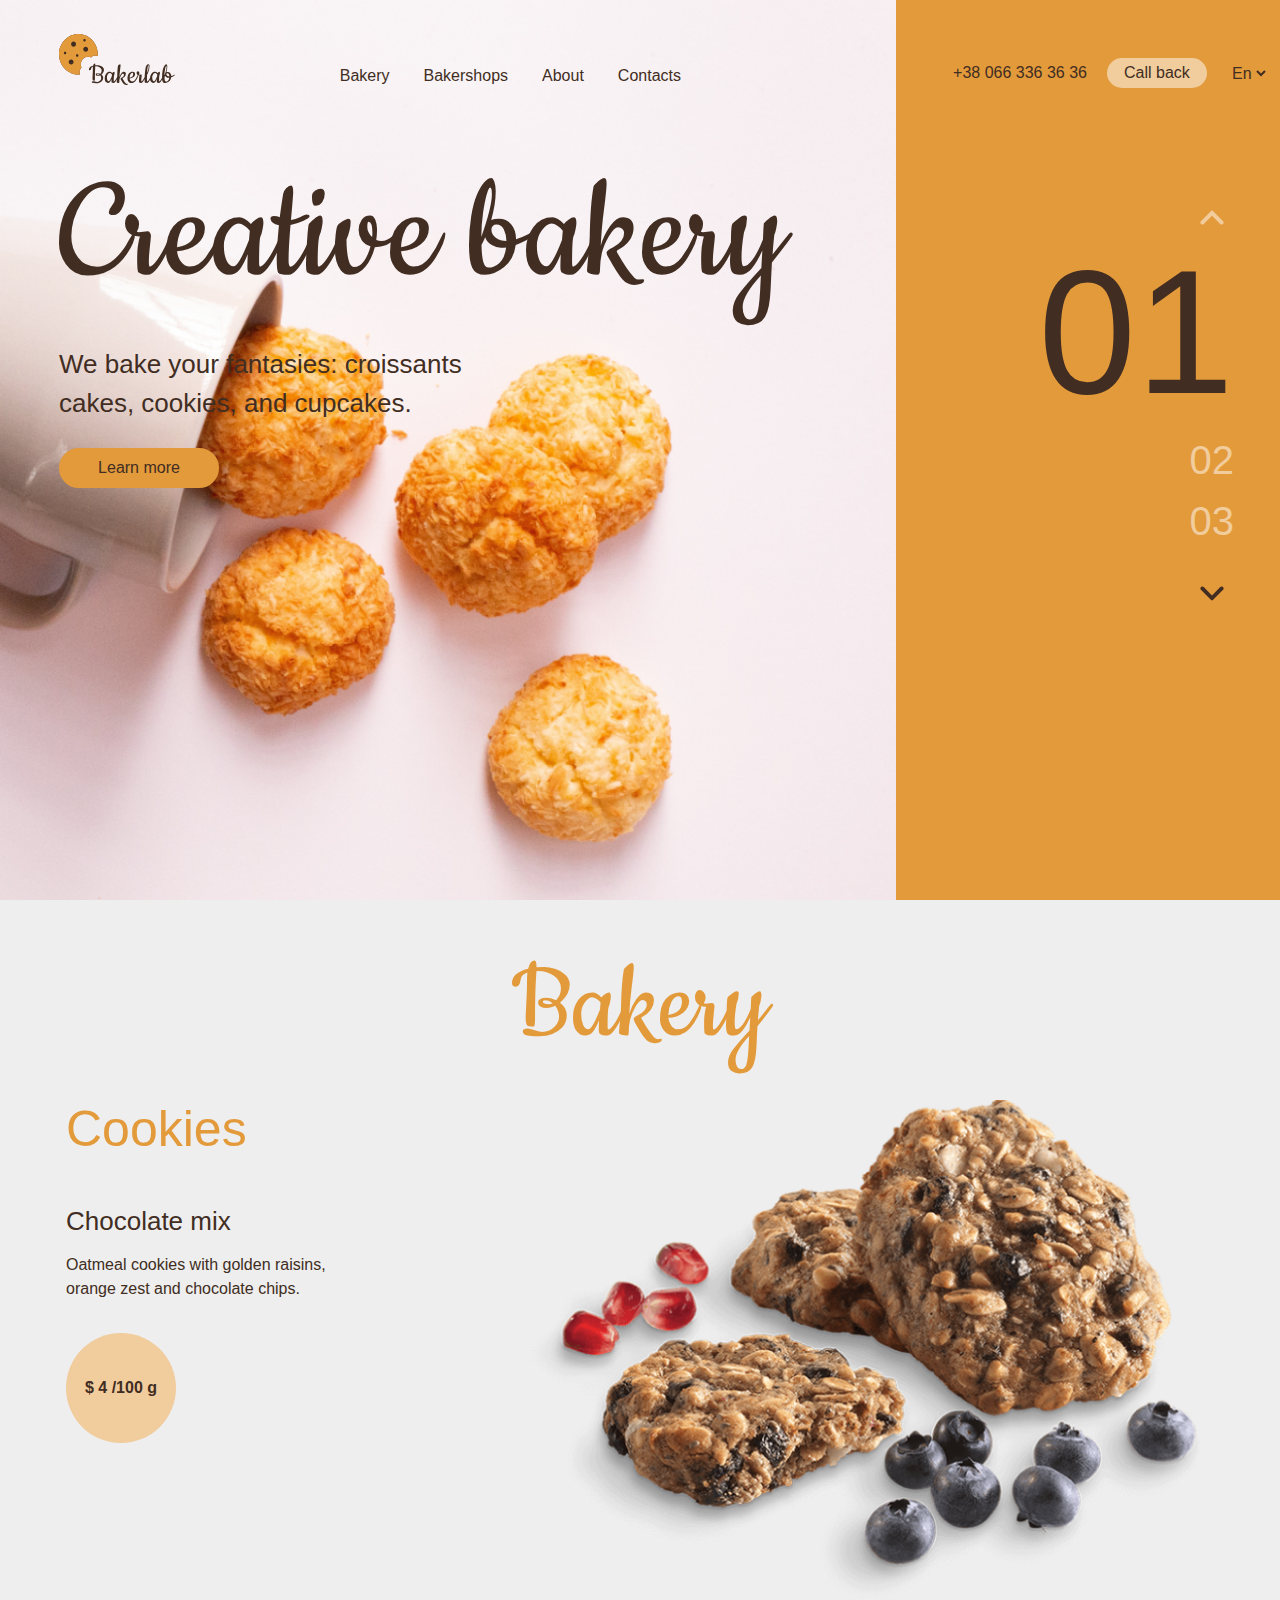
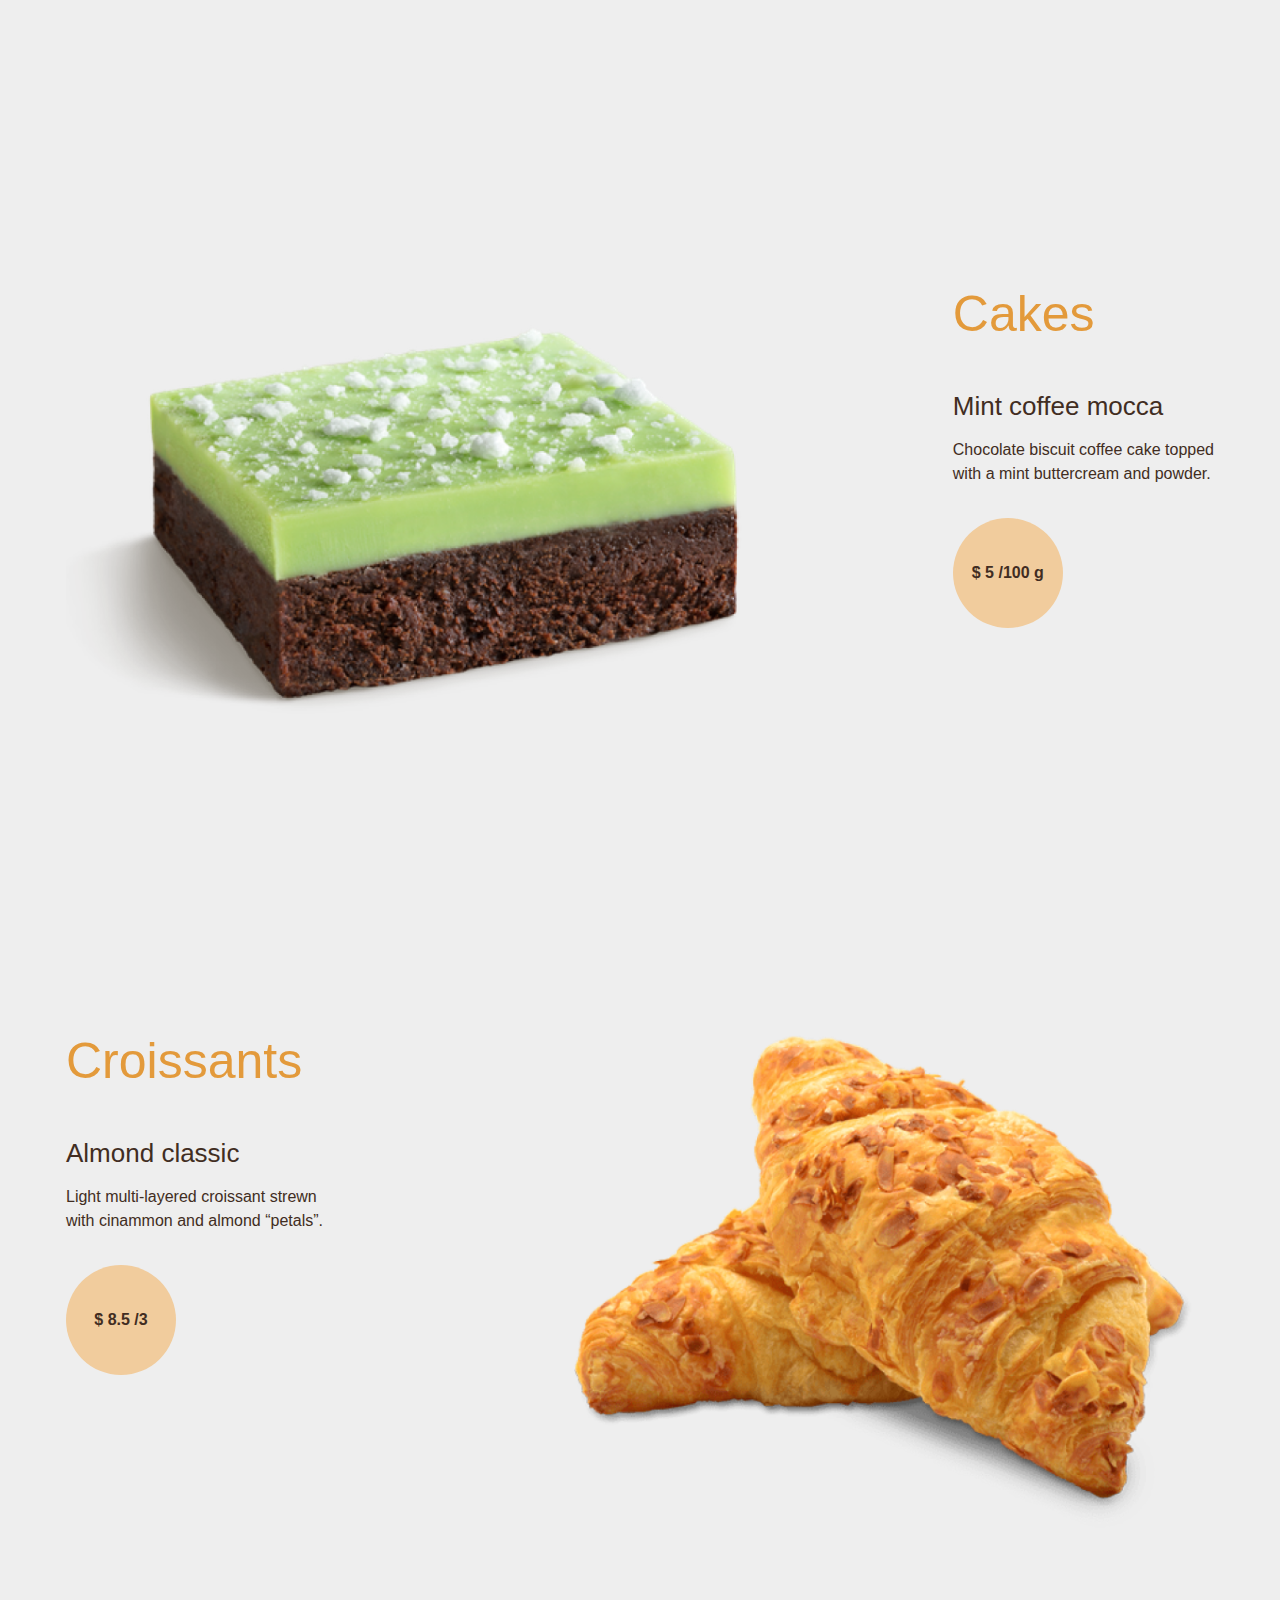
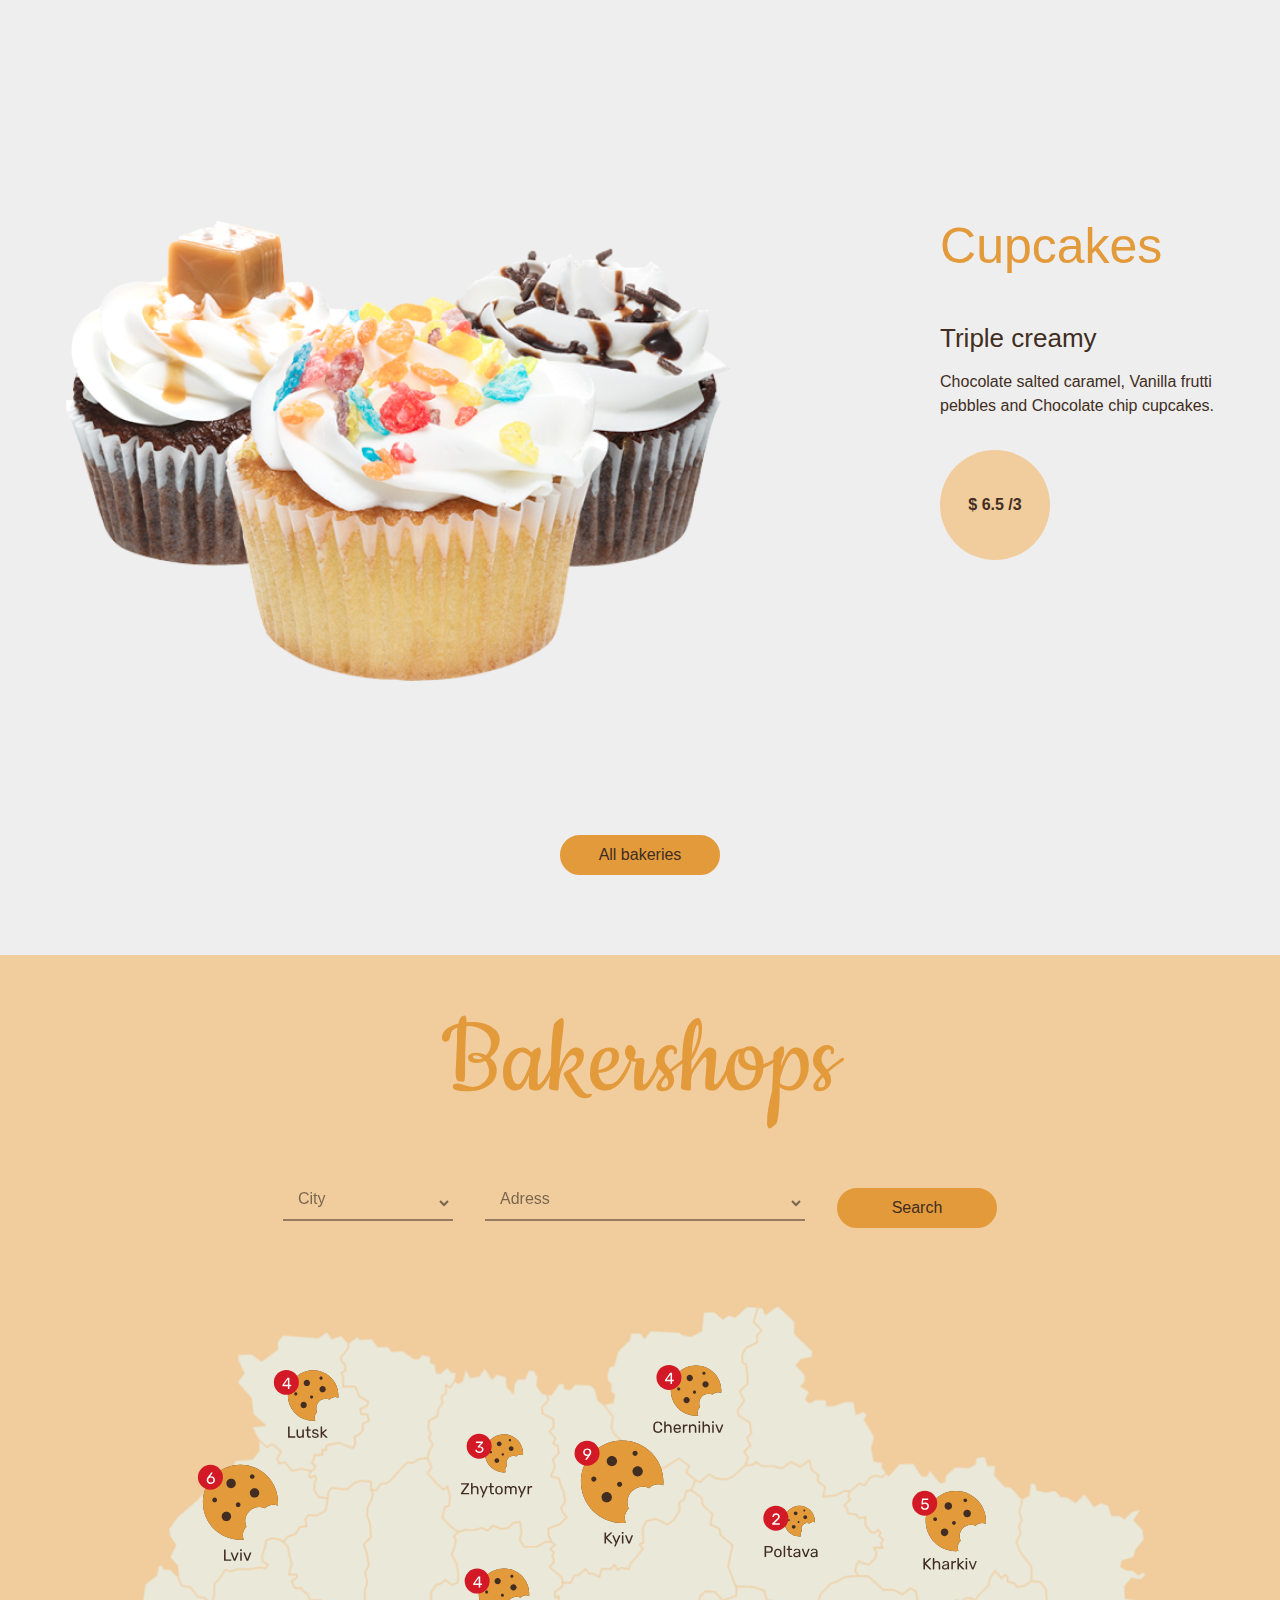
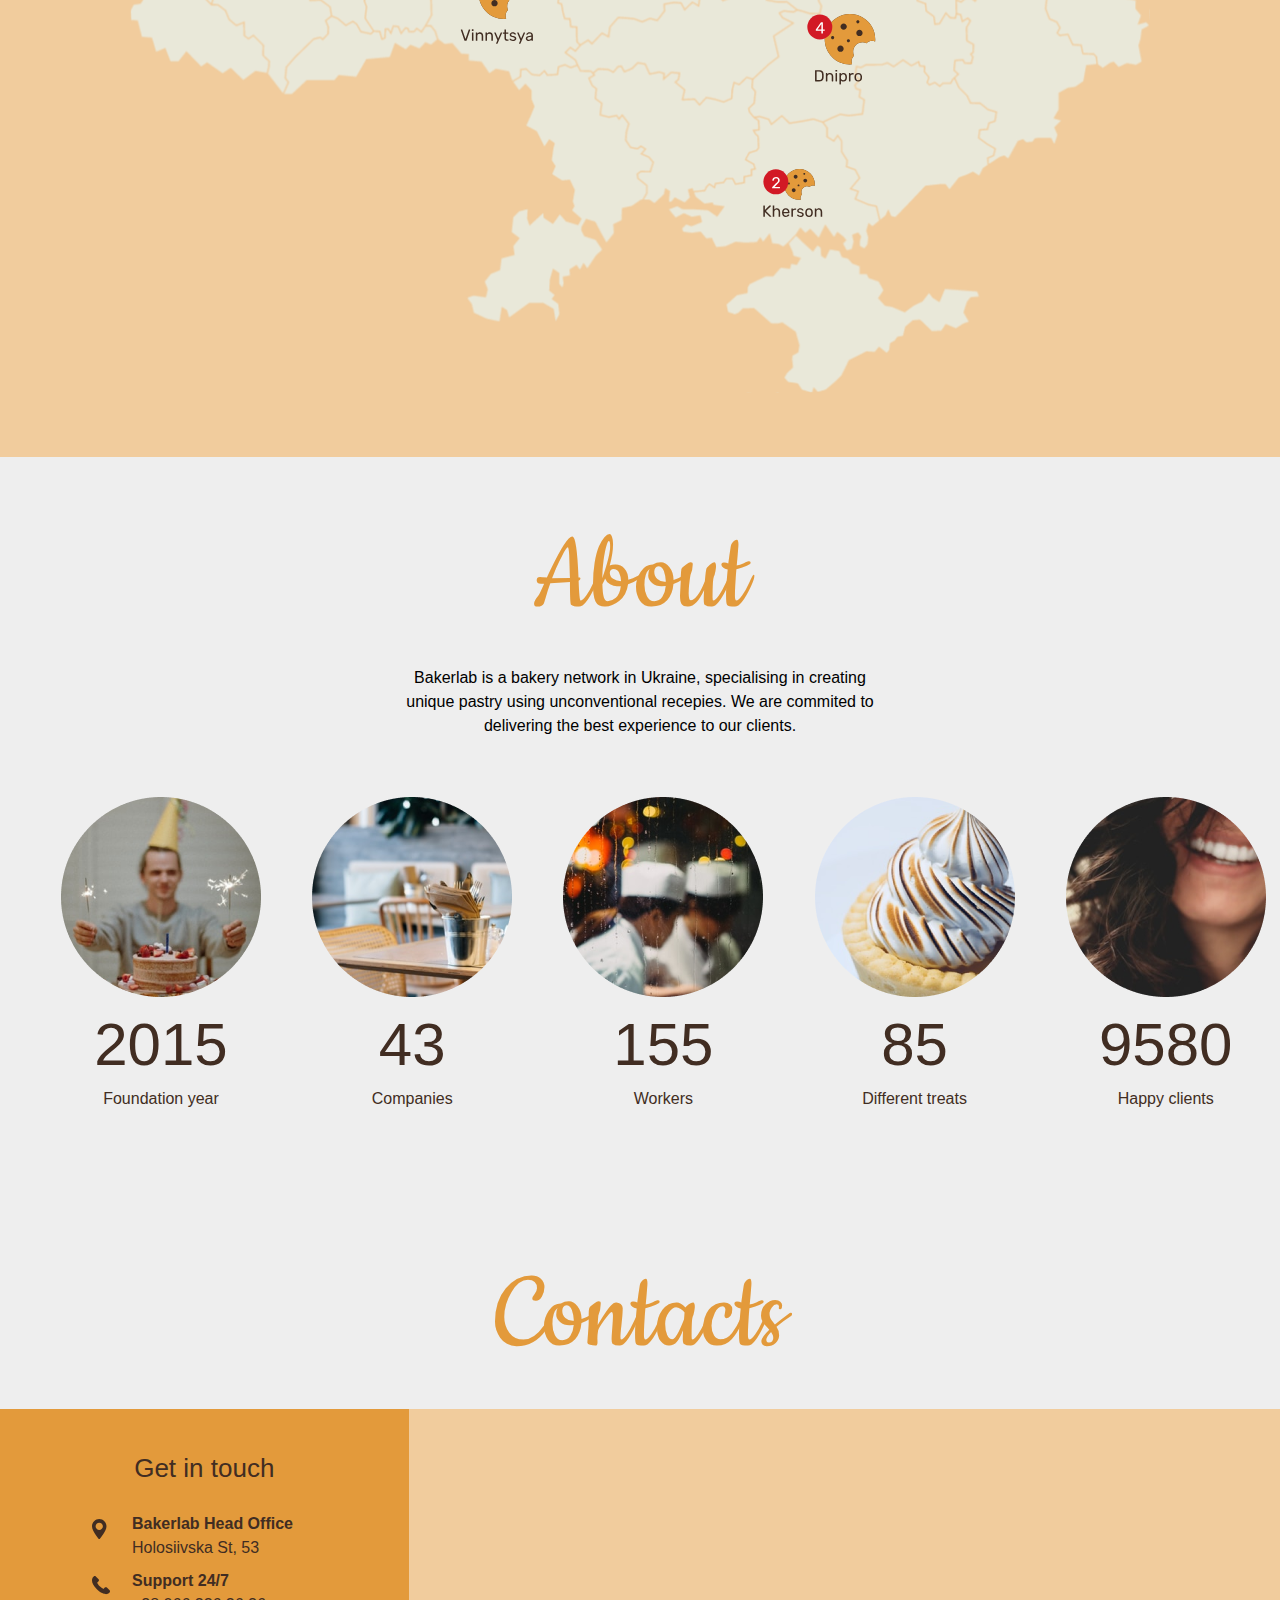
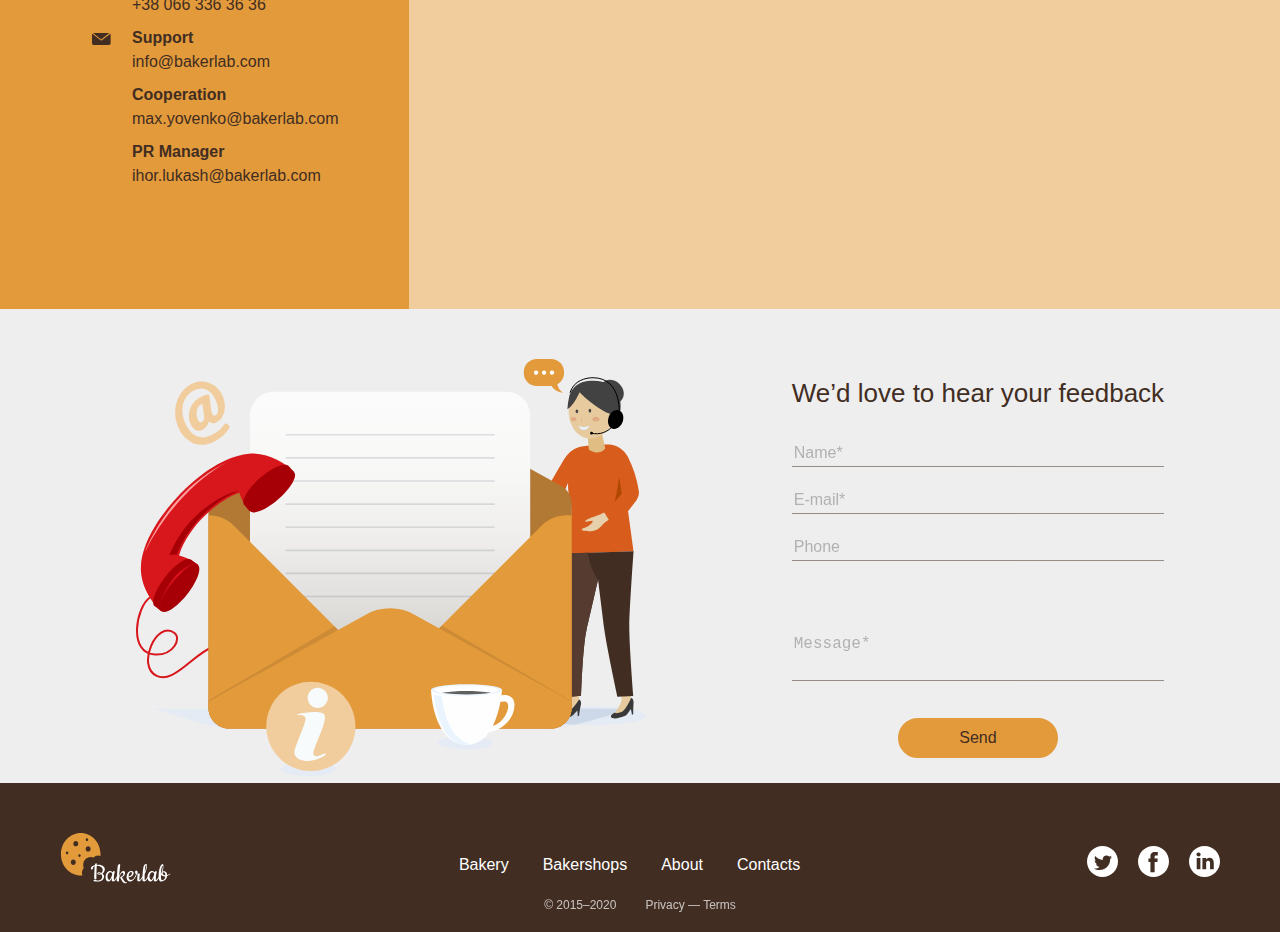
<file: index.html>
<!DOCTYPE html><html lang="en" class="page"><head><meta charset="UTF-8"><meta name="viewport" content="width=device-width, initial-scale=1.0"><title>Bakerlab</title><link rel="icon" href="Title-Logo.c7389770.svg"><link rel="preconnect" href="https://fonts.googleapis.com"><link rel="preconnect" href="https://fonts.gstatic.com"><link href="https://fonts.googleapis.com/css2?family=Cookie& family=Rubik:wght@300;400;700&display=swap" rel="stylesheet"><link rel="stylesheet" href="main.d5914890.css"><script type="text/javascript" src="main.b2b0b56a.js"></script></head><body class="page__body"> <header class="header"> <div class="page__wrapper"> <div class="header__left"> <nav class="header__nav nav"> <a href="#" class="logo header__logo"> <img class="logo__image" src="logo.40121db6.svg" alt="Bakerlab"> </a> <a href="#menu" class="header__menu-opener"> </a> <ul class="nav__list nav__list--header"> <li class="nav__item"> <a href="#bakery" class="nav__link"> Bakery </a> </li> <li class="nav__item"> <a href="#bakershops" class="nav__link"> Bakershops </a> </li> <li class="nav__item"> <a href="#about" class="nav__link"> About </a> </li> <li class="nav__item"> <a href="#contacts" class="nav__link"> Contacts </a> </li> </ul> </nav> <h1 class="header__title"> Creative <br> bakery </h1> <h4 class="header__subtitle"> We bake your fantasies: croissants <br> cakes, cookies, and cupcakes. </h4> <a href="" class="header__button button">Learn more</a> </div> <div class="header__right"> <section class="nav__call-back"> <a href="tel:+38 066 336 36 36" class="nav__call-link nav__side-item">+38 066 336 36 36</a> <a href="tel:+38 066 336 36 36" class="call-button nav__side-item">Call back</a> <select class="menu__lang nav__side-item"> <option class="menu__option" value="en">En</option> <option class="menu__option" value="ua">Ua</option> </select> </section> <div class="header__sliders sliders"> <button class="sliders__prev"> <img src="prev-button.1769c946.svg" alt="previos-button"> </button> <a href="#" class="sliders__item">01</a> <a href="#2" class="sliders__item">02</a> <a href="#3" class="sliders__item">03</a> <button class="sliders__prev"> <img src="next-button.708d9863.svg" alt="next-button"> </button> </div> </div> </div> </header> <div class="menu page__menu" id="menu"> <a href="#" class="menu__close"></a> <ul class="menu__list menu__list--header"> <li class="menu__item"> <a href="#bakery" class="menu__link"> Bakery </a> </li> <li class="menu__item"> <a href="#bakershops" class="menu__link"> Bakershops </a> </li> <li class="menu__item"> <a href="#about" class="menu__link"> About </a> </li> <li class="menu__item"> <a href="#contacts" class="menu__link"> Contacts </a> </li> </ul> <a href="tel:+38 066 336 36 36" class="nav__call-link menu__call-link">+38 066 336 36 36</a> <a href="tel:+38 066 336 36 36" class="call-button menu__call-button">Call back</a> <select class="menu__lang"> <option class="menu__option" value="en">En</option> <option class="menu__option" value="ua">Ua</option> </select> </div> <main class="container page__main"> <section class="bakery" id="bakery"> <h2 class="bakery__title">Bakery</h2> <article class="bakery__product"> <div class="bakery__description"> <h3 class="bakery__subtitle">Cookies</h3> <h4 class="bakery__sub-subtitle">Chocolate mix</h4> <p class="bakery__text"> Oatmeal cookies with golden raisins, <br> orange zest and chocolate chips. </p> <div class="bakery__price"> <span class="bakery__price-value">$ 4</span> <span class="bakery__price-info">100 g</span> </div> </div> <div class="bakery__picture"> <img class="bakery__image bakery__image--cookies" src="image cookies.30a6343f.png" alt="cookies image"> </div> </article> <article class="bakery__product"> <div class="bakery__description"> <h3 class="bakery__subtitle">Cakes</h3> <h4 class="bakery__sub-subtitle">Mint coffee mocca</h4> <p class="bakery__text"> Chocolate biscuit coffee cake topped <br> with a mint buttercream and powder. </p> <div class="bakery__price"> <span class="bakery__price-value">$ 5</span> <span class="bakery__price-info">100 g</span> </div> </div> <div class="bakery__picture"> <img class="bakery__image bakery__image--cakes" src="cake-image.f22fdc6c.png" alt="cake image"> </div> </article> <article class="bakery__product"> <div class="bakery__description"> <h3 class="bakery__subtitle">Croissants</h3> <h4 class="bakery__sub-subtitle">Almond classic</h4> <p class="bakery__text"> Light multi-layered croissant strewn <br> with cinammon and almond “petals”. </p> <div class="bakery__price"> <span class="bakery__price-value">$ 8.5</span> <span class="bakery__price-info">3</span> </div> </div> <div class="bakery__picture"> <img class="bakery__image bakery__image--croissants" src="croissants-image.f5289195.png" alt="croissants image"> </div> </article> <article class="bakery__product"> <div class="bakery__description"> <h3 class="bakery__subtitle">Cupcakes</h3> <h4 class="bakery__sub-subtitle">Triple creamy</h4> <p class="bakery__text"> Chocolate salted caramel, Vanilla frutti <br> pebbles and Chocolate chip cupcakes. </p> <div class="bakery__price"> <span class="bakery__price-value">$ 6.5</span> <span class="bakery__price-info">3</span> </div> </div> <div class="bakery__picture"> <img class="bakery__image bakery__image--cupcakes" src="cupcakes-image.3a1c5f7e.png" alt="cupcakes image"> </div> </article> </section> <a href="#" class="bakery__button button">All bakeries</a> </main> <section class="bakershops" id="bakershops"> <div class="container page__bakershops"> <h2 class="page__section-title bakershops__title"> Bakershops </h2> <div class="bakershops__content"> <form action="" class="bakershops__form"> <div class="bakershops__wrapper"> <select class="bakershops__select"> <option class="bakershops__option" value="City">City</option> <option class="bakershops__option" value="Kyiv">Kyiv</option> <option class="bakershops__option" value="Dnipro">Dnipro</option> <option class="bakershops__option" value="Lviv">Lviv</option> <option class="bakershops__option" value="Lutsk">Lutsk</option> </select> </div> <div class="bakershops__wrapper"> <select class="bakershops__select"> <option class="bakershops__option">Adress</option> <option class="bakershops__option">Shevchenka 31 St</option> <option class="bakershops__option">Mazepu 2a St</option> <option class="bakershops__option">Konovaltsia 4b St</option> <option class="bakershops__option">Chornovola 120 St</option> </select> </div> <a href="" class="button bakershops__button"> Search </a> </form> <div class="bakershops__image--wrapper"> <img class="bakershops__map" src="mapp.4799aae4.svg" alt="bakershops-map"> </div> <div class="bakershops__scale"> <div class="bakershops__scale-item">-</div> <div class="bakershops__scale-item">+</div> </div> </div> </div> </section> <section class="about" id="about"> <div class="container page__about"> <h2 class="about__title">About</h2> <p class="about__info">Bakerlab is a bakery network in Ukraine, specialising in creating unique pastry using unconventional recepies. We are commited to delivering the best experience to our clients.</p> <div class="about__wrapper"> <div class="about__card"> <img class="about__image" src="foundation-year.b2597d3f.png" alt="foundation-year"> <p class="about__number">2015</p> <p class="about__text">Foundation year</p> </div> <div class="about__card"> <img class="about__image" src="companies.8d314eb5.png" alt="companies"> <p class="about__number">43</p> <p class="about__text">Companies</p> </div> <div class="about__card"> <img class="about__image" src="workers.705641b5.png" alt="workers"> <p class="about__number">155</p> <p class="about__text">Workers</p> </div> <div class="about__card"> <img class="about__image" src="different-treats.1f45cb67.png" alt="different-treats"> <p class="about__number">85</p> <p class="about__text">Different treats</p> </div> <div class="about__card"> <img class="about__image" src="happy-clients.1c76c1f2.png" alt="happy-clients"> <p class="about__number">9580</p> <p class="about__text">Happy clients</p> </div> </div> </div> </section> <section class="contacts" id="contacts"> <div class="page__contacts"> <h2 class="contacts__title">Contacts</h2> <div class="contacts__wrapper"> <div class="contacts__info"> <h4 class="contacts__subtitle">Get in touch</h4> <ul class="contacts__list"> <li class="contacts__item"> <p class="contacts__name">Bakerlab Head Office</p> <a href="https://www.google.com/maps/place/вулиця+Голосіївська,+53,+Київ,+02000/@50.3970874,30.5122775,17z/data=!4m2!3m1!1s0x40d4c8ca89299f11:0x4a4968e0ee2613b5" class="contacts__link" target="blank"> Holosiivska St, 53 </a> </li> <li class="contacts__item"> <p class="contacts__name">Support 24/7</p> <a href="tel:+38 066 336 36 36" class="contacts__link">+38 066 336 36 36</a> </li> <li class="contacts__item"> <p class="contacts__name">Support</p> <a href="mailto:info@bakerlab.com" class="contacts__link">info@bakerlab.com</a> </li> <li class="contacts__item"> <p class="contacts__name">Cooperation</p> <a href="mailto:max.yovenko@bakerlab.com" class="contacts__link">max.yovenko@bakerlab.com</a> </li> <li class="contacts__item"> <p class="contacts__name">PR Manager</p> <a href="mailto:ihor.lukash@bakerlab.com" class="contacts__link">ihor.lukash@bakerlab.com</a> </li> </ul> </div> <div class="contacts__map"> <iframe src="https://www.google.com/maps/embed?pb=!1m14!1m8!1m3!1d2543.3621845349303!2d30.5122775!3d50.3970874!3m2!1i1024!2i768!4f13.1!3m3!1m2!1s0x40d4c8ca89299f11%3A0x4a4968e0ee2613b5!2z0LLRg9C70LjRhtGPINCT0L7Qu9C-0YHRltGX0LLRgdGM0LrQsCwgNTMsINCa0LjRl9CyLCAwMjAwMA!5e0!3m2!1suk!2sua!4v1627558209556!5m2!1suk!2sua" width="100%" height="100%" allowfullscreen loading="lazy" class="contacts__map--item"> </iframe> </div> </div> </div> </section> <section class="feedback"> <div class="container page__feedback"> <div class="feedback__picture"> <img src="feedback-img.fd799e89.svg" alt="feedback-image" class="feedback__image"> </div> <form class="feedback__form"> <h4 class="feedback__subtitle">We’d love to hear your feedback</h4> <input type="text" class="feedback__form-filed" placeholder="Name*" name="name" required> <input type="email" class="feedback__form-filed" placeholder="E-mail*" name="email" required> <input type="phone" class="feedback__form-filed" placeholder="Phone" name="phone"> <textarea type="text" name="message" class="feedback__form-filed feedback__form-filed--area" placeholder="Message*" required></textarea> <button class="feedback__button button">Send</button> </form> </div> </section> <footer class="footer"> <div class="container page__footer"> <div class="footer__nav"> <a href="#" class="logo footer__logo"> <img class="footer__image" src="footer-logo.a5024ec4.svg" alt="Bakerlab"> </a> <ul class="footer__list nav__list--footer"> <li class="footer__item"> <a href="#bakery" class="nav__link footer__nav-link"> Bakery </a> </li> <li class="footer__item"> <a href="#bakershops" class="nav__link footer__nav-link"> Bakershops </a> </li> <li class="footer__item"> <a href="#about" class="nav__link footer__nav-link"> About </a> </li> <li class="footer__item"> <a href="#contacts" class="nav__link footer__nav-link"> Contacts </a> </li> </ul> <div class="footer__socials"> <a href="https://twitter.com/" class="footer__socials-link" target="blank"> <img src="twitter.c397c69d.svg" alt="twitter-logo-image"> </a> <a href="https://www.facebook.com/" class="footer__socials-link" target="blank"> <img src="facebook.6713f5f3.svg" alt="facebook-logo-image"> </a> <a href="https://www.linkedin.com/" class="footer__socials-link" target="blank"> <img src="linkedin.552f5e0b.svg" alt="linkedin-logo-image"> </a> </div> </div> <div class="footer__terms"> <p>© 2015–2020</p> <p>Privacy — Terms</p> </div> </div> </footer> </body></html>
</file>
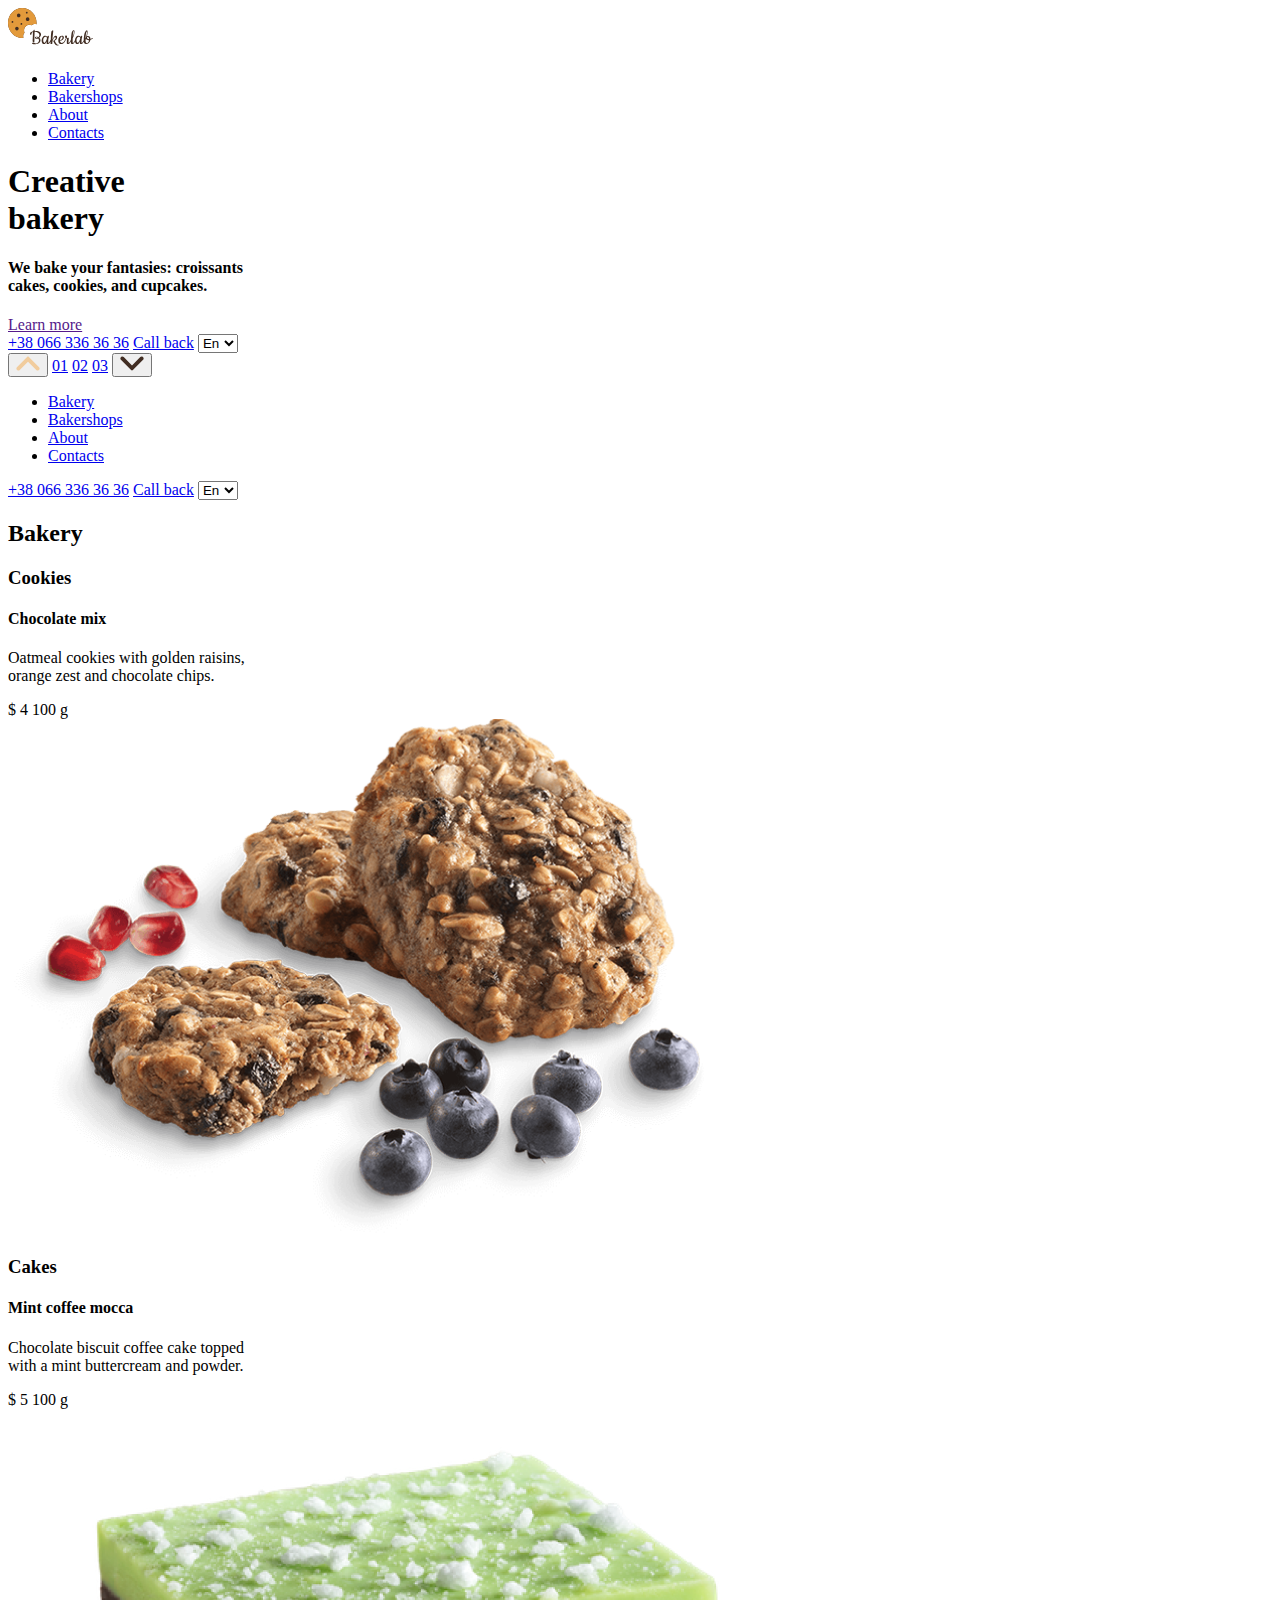
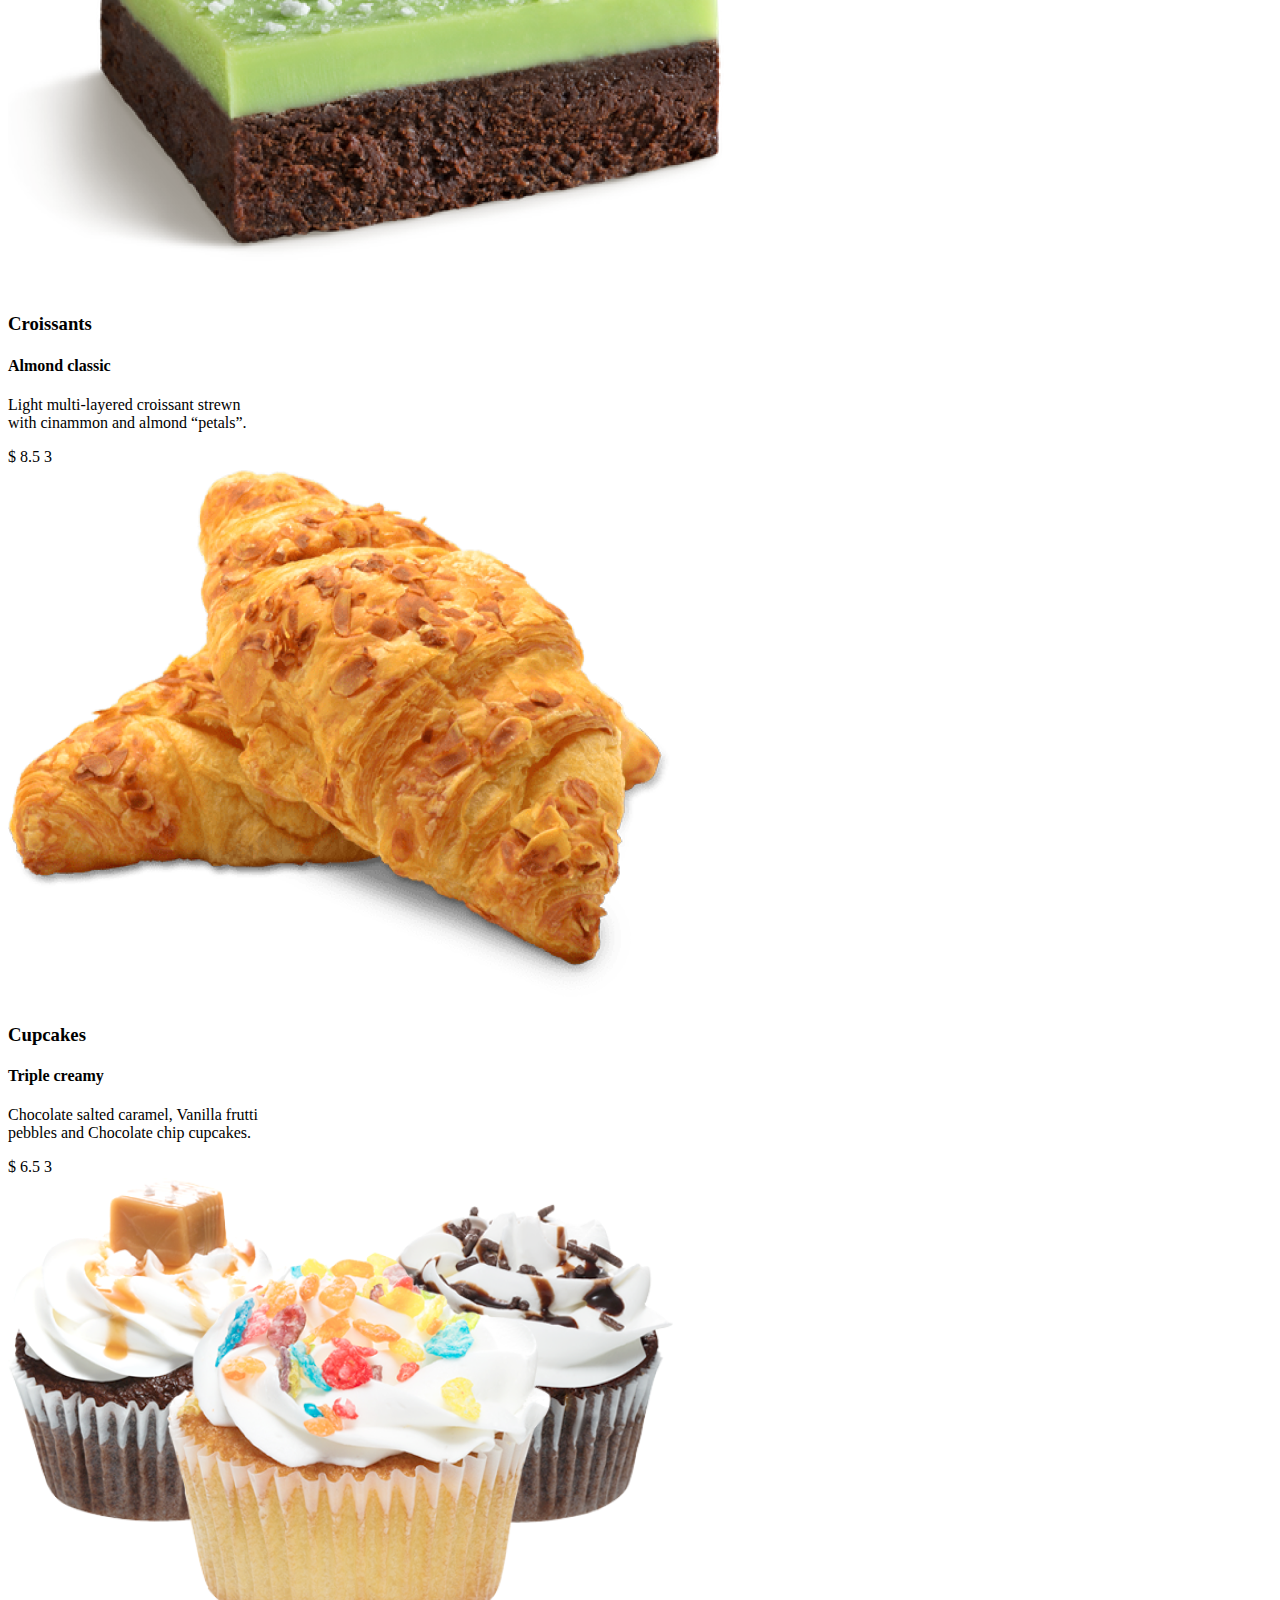
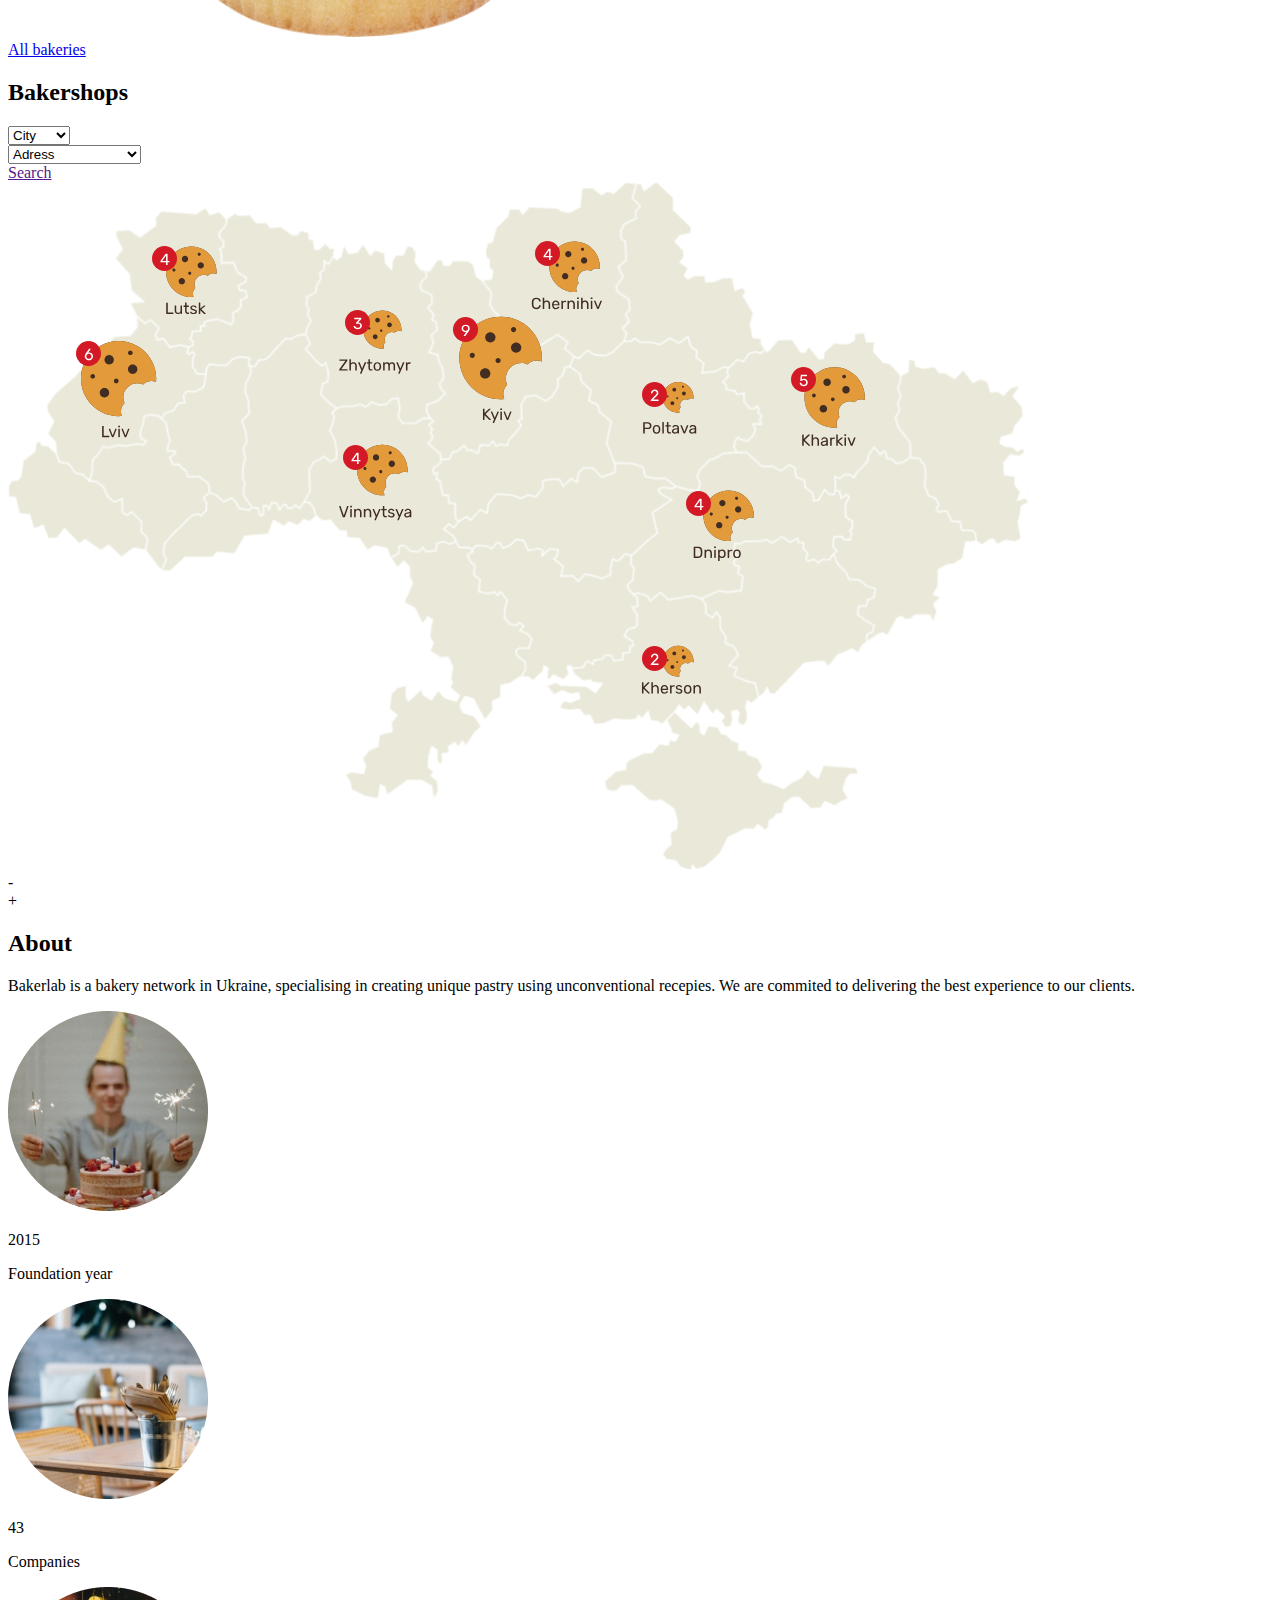
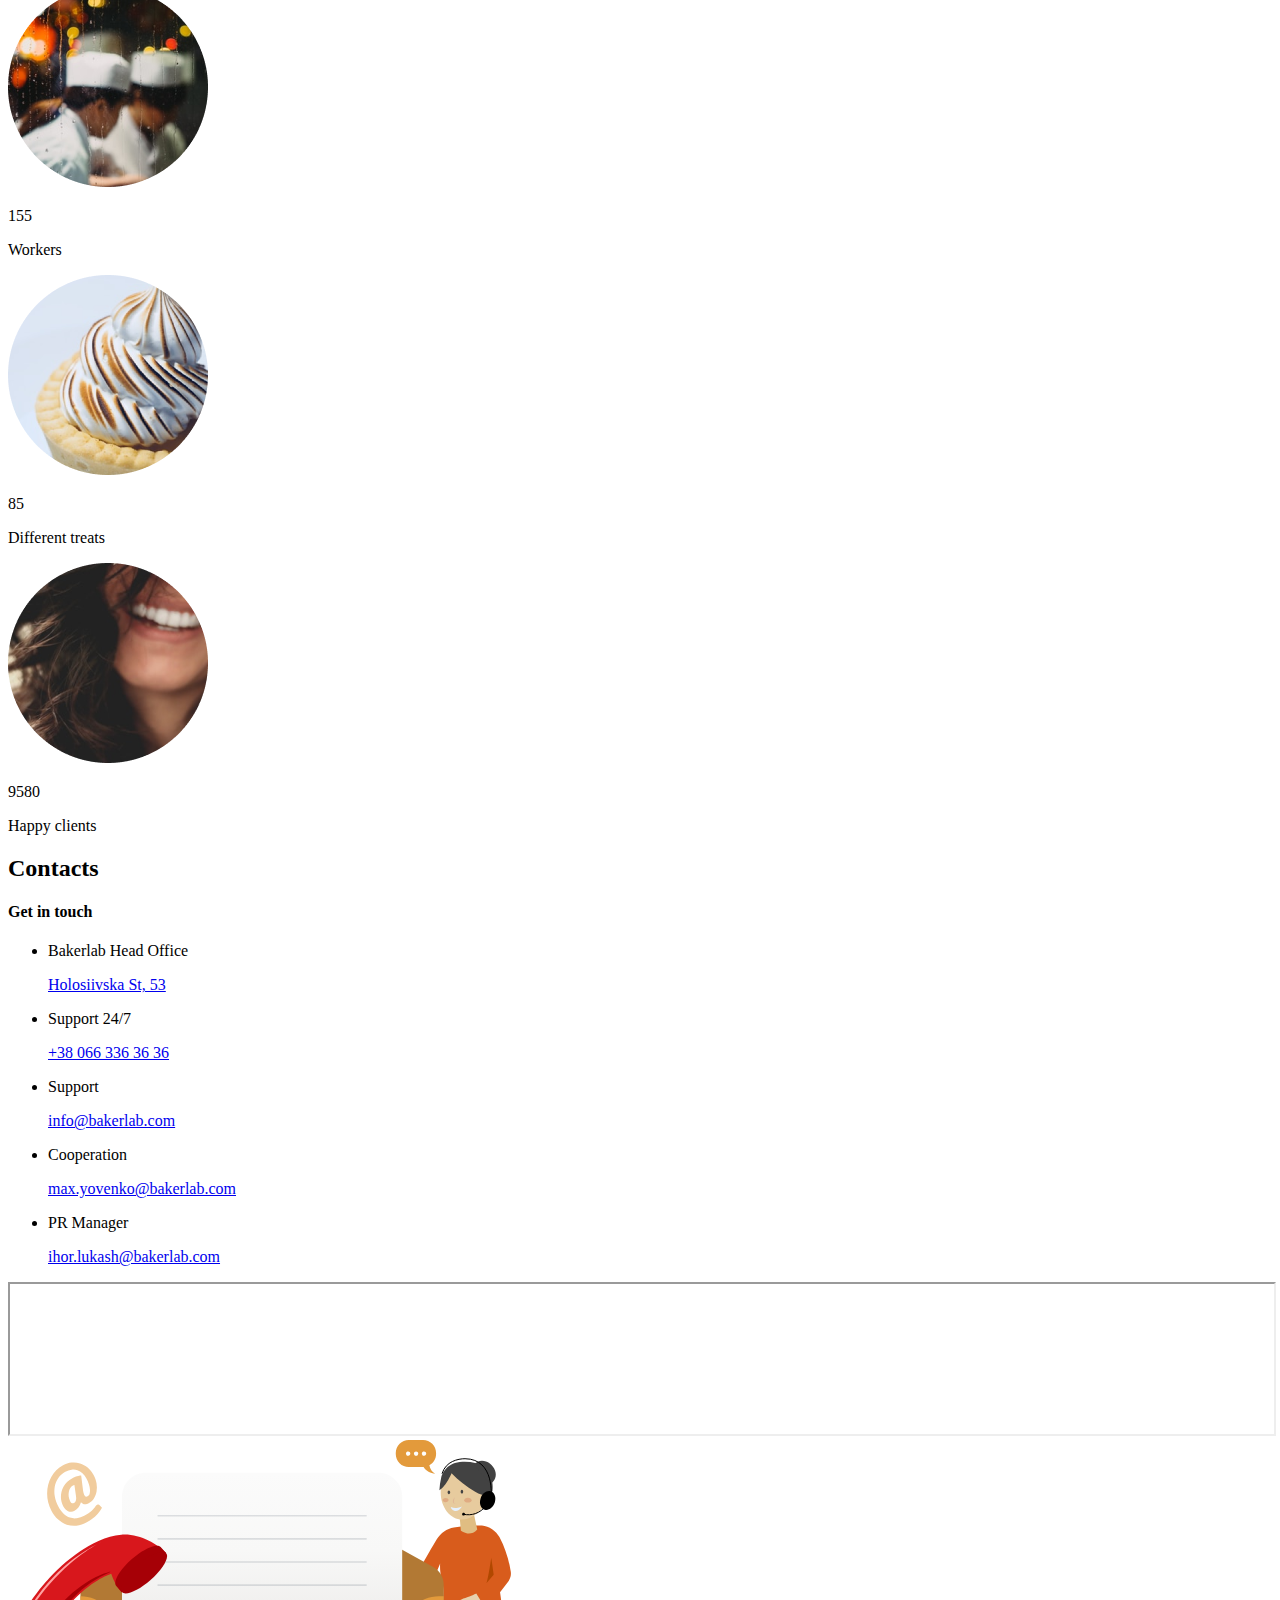
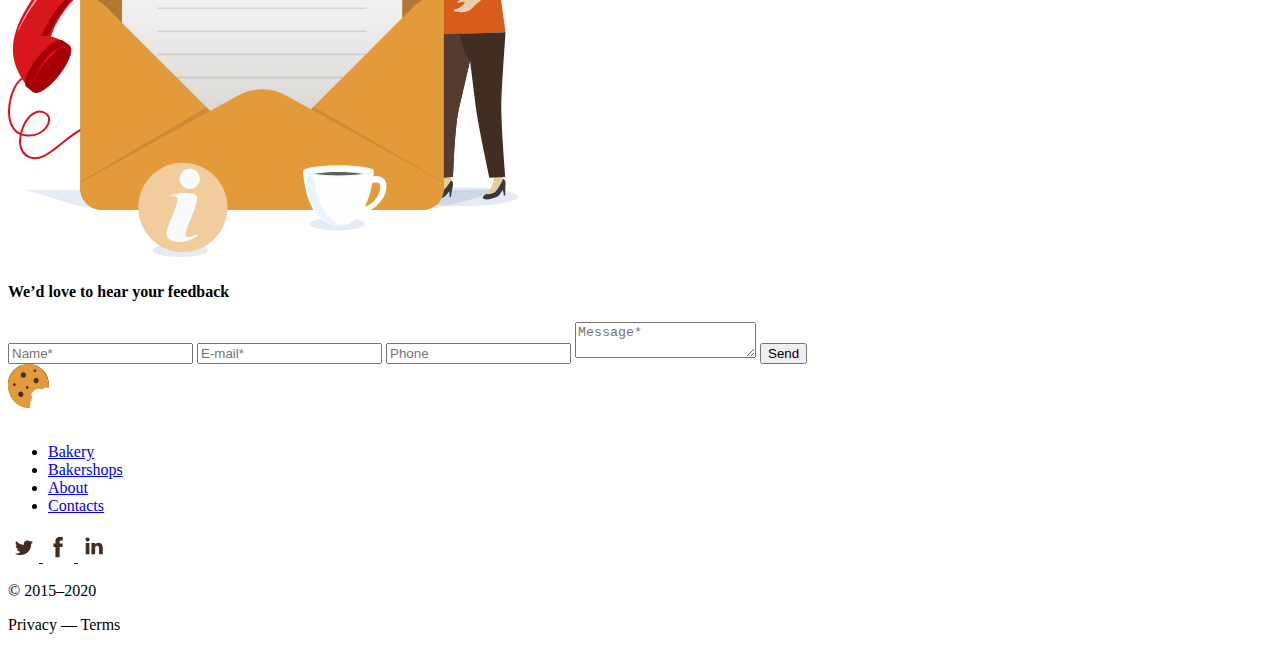
<file: src/index.html>
<!DOCTYPE html>
<html lang="en" class="page">
  <head>
    <meta charset="UTF-8">
    <meta name="viewport" content="width=device-width, initial-scale=1.0">
    <title>Bakerlab</title>
    <link rel="icon" href="./images/Title-Logo.svg">
    <link rel="preconnect" href="https://fonts.googleapis.com">
    <link rel="preconnect" href="https://fonts.gstatic.com">
    <link href="https://fonts.googleapis.com/css2?family=Cookie& family=Rubik:wght@300;400;700&display=swap" rel="stylesheet">
    <link rel="stylesheet" href="./styles/main.scss">
    <script type="text/javascript" src="scripts/main.js"></script>
  </head>
  <body class="page__body">
    <header class="header">
      <div class="page__wrapper">
        <div class="header__left">
          <nav class="header__nav nav">
            <a href="#" class="logo header__logo">
              <img
                class="logo__image"
                src="images/logo.svg"
                alt="Bakerlab"
              >
            </a>

            <a href="#menu" class="header__menu-opener">
            </a>

            <ul class="nav__list nav__list--header">
              <li class="nav__item">
                <a href="#bakery" class="nav__link">
                  Bakery
                </a>
              </li>
              <li class="nav__item">
                <a href="#bakershops" class="nav__link">
                  Bakershops
                </a>
              </li>
              <li class="nav__item">
                <a href="#about" class="nav__link">
                  About
                </a>
              </li>
              <li class="nav__item">
                <a href="#contacts" class="nav__link">
                  Contacts
                </a>
              </li>
            </ul>
          </nav>

          <h1 class="header__title">
            Creative
            <br>
            bakery
          </h1>

          <h4 class="header__subtitle">
            We bake your fantasies: croissants
            <br>
            cakes, cookies, and cupcakes.
          </h4>

          <a href="" class="header__button button">Learn more</a>
        </div>

        <div class="header__right">
          <section class="nav__call-back">
            <a href="tel:+38 066 336 36 36" class="nav__call-link nav__side-item">+38 066 336 36 36</a>
            <a href="tel:+38 066 336 36 36" class="call-button nav__side-item">Call back</a>

            <select class="menu__lang nav__side-item">
              <option class="menu__option" value="en">En</option>
              <option class="menu__option" value="ua">Ua</option>
            </select>
          </section>

          <div class="header__sliders sliders">
            <button class="sliders__prev">
              <img src="./images/prev-button.svg" alt="previos-button">
            </button>
            <a href="#" class="sliders__item">01</a>
            <a href="#2" class="sliders__item">02</a>
            <a href="#3" class="sliders__item">03</a>
            <button class="sliders__prev">
              <img src="./images/next-button.svg" alt="next-button">
            </button>
          </div>
        </div>
      </div>
    </header>

    <div class="menu page__menu" id="menu">
      <a href="#" class="menu__close"></a>
      <ul class="menu__list menu__list--header">
        <li class="menu__item">
          <a href="#bakery" class="menu__link">
            Bakery
          </a>
        </li>
        <li class="menu__item">
          <a href="#bakershops" class="menu__link">
            Bakershops
          </a>
        </li>
        <li class="menu__item">
          <a href="#about" class="menu__link">
            About
          </a>
        </li>
        <li class="menu__item">
          <a href="#contacts" class="menu__link">
            Contacts
          </a>
        </li>
      </ul>
      <a href="tel:+38 066 336 36 36" class="nav__call-link menu__call-link">+38 066 336 36 36</a>
      <a href="tel:+38 066 336 36 36" class="call-button menu__call-button">Call back</a>

      <select class="menu__lang">
        <option class="menu__option" value="en">En</option>
        <option class="menu__option" value="ua">Ua</option>
      </select>

    </div>

    <main class="container page__main">
      <section class="bakery" id="bakery">
        <h2 class="bakery__title">Bakery</h2>

        <article class="bakery__product">
          <div class="bakery__description">
            <h3 class="bakery__subtitle">Cookies</h3>
            <h4 class="bakery__sub-subtitle">Chocolate mix</h4>
            <p class="bakery__text">
              Oatmeal cookies with golden raisins,
              <br>
              orange zest and chocolate chips.
            </p>
            <div class="bakery__price">
              <span class="bakery__price-value">$ 4</span>
              <span class="bakery__price-info">100 g</span>
            </div>
          </div>
          <div class="bakery__picture">
            <img
              class="bakery__image bakery__image--cookies"
              src="./images/image cookies.png"
              alt="cookies image"
            >
          </div>
        </article>

        <article class="bakery__product">
          <div class="bakery__description">
            <h3 class="bakery__subtitle">Cakes</h3>
            <h4 class="bakery__sub-subtitle">Mint coffee mocca</h4>
            <p class="bakery__text">
              Chocolate biscuit coffee cake topped
              <br>
              with a mint buttercream and powder.
            </p>
            <div class="bakery__price">
              <span class="bakery__price-value">$ 5</span>
              <span class="bakery__price-info">100 g</span>
            </div>
          </div>
          <div class="bakery__picture">
            <img
              class="bakery__image bakery__image--cakes"
              src="./images/cake-image.png"
              alt="cake image"
            >
          </div>
        </article>

        <article class="bakery__product">
          <div class="bakery__description">
            <h3 class="bakery__subtitle">Croissants</h3>
            <h4 class="bakery__sub-subtitle">Almond classic</h4>
            <p class="bakery__text">
              Light multi-layered croissant strewn
              <br>
              with cinammon and almond “petals”.
            </p>
            <div class="bakery__price">
              <span class="bakery__price-value">$ 8.5</span>
              <span class="bakery__price-info">3</span>
            </div>
          </div>
          <div class="bakery__picture">
            <img
              class="bakery__image bakery__image--croissants"
              src="./images/croissants-image.png"
              alt="croissants image"
            >
          </div>
        </article>

        <article class="bakery__product">
          <div class="bakery__description">
            <h3 class="bakery__subtitle">Cupcakes</h3>
            <h4 class="bakery__sub-subtitle">Triple creamy</h4>
            <p class="bakery__text">
              Chocolate salted caramel, Vanilla frutti
              <br>
              pebbles and Chocolate chip cupcakes.
            </p>
            <div class="bakery__price">
              <span class="bakery__price-value">$ 6.5</span>
              <span class="bakery__price-info">3</span>
            </div>
          </div>
          <div class="bakery__picture">
            <img
              class="bakery__image bakery__image--cupcakes"
              src="./images/cupcakes-image.png"
              alt="cupcakes image"
            >
          </div>
        </article>
      </section>

      <a href="#" class="bakery__button button">All bakeries</a>
    </main>

    <section class="bakershops" id="bakershops">
      <div class="container page__bakershops">
        <h2 class="page__section-title bakershops__title">
          Bakershops
        </h2>
        <div class="bakershops__content">
          <form action="" class="bakershops__form">

            <div class="bakershops__wrapper">
              <select class="bakershops__select">
                <option class="bakershops__option" value="City">City</option>
                <option class="bakershops__option" value="Kyiv">Kyiv</option>
                <option class="bakershops__option" value="Dnipro">Dnipro</option>
                <option class="bakershops__option" value="Lviv">Lviv</option>
                <option class="bakershops__option" value="Lutsk">Lutsk</option>
              </select>
            </div>

            <div class="bakershops__wrapper">
              <select class="bakershops__select">
                <option class="bakershops__option">Adress</option>
                <option class="bakershops__option">Shevchenka 31 St</option>
                <option class="bakershops__option">Mazepu 2a St</option>
                <option class="bakershops__option">Konovaltsia 4b St</option>
                <option class="bakershops__option">Chornovola 120 St</option>
              </select>
            </div>

            <a
              href=""
              class="button bakershops__button"
            >
              Search
            </a>
          </form>

          <div class="bakershops__image--wrapper">
            <img
              class="bakershops__map"
              src="./images/mapp.svg"
              alt="bakershops-map"
            >
          </div>

          <div class="bakershops__scale">
            <div class="bakershops__scale-item">-</div>
            <div class="bakershops__scale-item">+</div>
          </div>
        </div>
      </div>
    </section>

    <section class="about" id="about">
      <div class="container page__about">

        <h2 class="about__title">About</h2>

        <p class="about__info">Bakerlab is a bakery network in Ukraine, specialising in creating unique pastry using unconventional recepies. We are commited to delivering the best experience to our clients.</p>

        <div class="about__wrapper">
          <div class="about__card">
            <img
              class="about__image"
              src="./images/foundation-year.png"
              alt="foundation-year"
            >
            <p class="about__number">2015</p>
            <p class="about__text">Foundation year</p>
          </div>

          <div class="about__card">
            <img
              class="about__image"
              src="./images/companies.png"
              alt="companies"
            >
            <p class="about__number">43</p>
            <p class="about__text">Companies</p>
          </div>

          <div class="about__card">
            <img
              class="about__image"
              src="./images/workers.png"
              alt="workers"
            >
            <p class="about__number">155</p>
            <p class="about__text">Workers</p>
          </div>

          <div class="about__card">
            <img
              class="about__image"
              src="./images/different-treats.png"
              alt="different-treats"
            >
            <p class="about__number">85</p>
            <p class="about__text">Different treats</p>
          </div>

          <div class="about__card">
            <img
              class="about__image"
              src="./images/happy-clients.png"
              alt="happy-clients"
            >
            <p class="about__number">9580</p>
            <p class="about__text">Happy clients</p>
          </div>
        </div>
      </div>
    </section>

    <section class="contacts" id="contacts">
      <div class="page__contacts">
        <h2 class="contacts__title">Contacts</h2>
        <div class="contacts__wrapper">
          <div class="contacts__info">
            <h4 class="contacts__subtitle">Get in touch</h4>

            <ul class="contacts__list">
              <li class="contacts__item">
                <p class="contacts__name">Bakerlab Head Office</p>
                <a
                href="https://www.google.com/maps/place/вулиця+Голосіївська,+53,+Київ,+02000/@50.3970874,30.5122775,17z/data=!4m2!3m1!1s0x40d4c8ca89299f11:0x4a4968e0ee2613b5"
                class="contacts__link"
                target="blank"
                >
                  Holosiivska St, 53
                </a>
              </li>
              <li class="contacts__item">
                <p class="contacts__name">Support 24/7</p>
                <a href="tel:+38 066 336 36 36" class="contacts__link">+38 066 336 36 36</a>
              </li>
              <li class="contacts__item">
                <p class="contacts__name">Support</p>
                <a href="mailto:info@bakerlab.com" class="contacts__link">info@bakerlab.com</a>
              </li>
              <li class="contacts__item">
                <p class="contacts__name">Cooperation</p>
                <a href="mailto:max.yovenko@bakerlab.com" class="contacts__link">max.yovenko@bakerlab.com</a>
              </li>
              <li class="contacts__item">
                <p class="contacts__name">PR Manager</p>
                <a href="mailto:ihor.lukash@bakerlab.com" class="contacts__link">ihor.lukash@bakerlab.com</a>
              </li>
            </ul>
          </div>

          <div class="contacts__map">
            <iframe
              src="https://www.google.com/maps/embed?pb=!1m14!1m8!1m3!1d2543.3621845349303!2d30.5122775!3d50.3970874!3m2!1i1024!2i768!4f13.1!3m3!1m2!1s0x40d4c8ca89299f11%3A0x4a4968e0ee2613b5!2z0LLRg9C70LjRhtGPINCT0L7Qu9C-0YHRltGX0LLRgdGM0LrQsCwgNTMsINCa0LjRl9CyLCAwMjAwMA!5e0!3m2!1suk!2sua!4v1627558209556!5m2!1suk!2sua"
              width="100%"
              height="100%"
              allowfullscreen=""
              loading="lazy"
              class="contacts__map--item"
            >
            </iframe>
          </div>
        </div>
      </div>
    </section>

    <section class="feedback">
      <div class="container page__feedback">
        <div class="feedback__picture">
          <img
            src="./images/feedback-img.svg"
            alt="feedback-image"
            class="feedback__image"
          >
        </div>
        <form class="feedback__form">
          <h4 class="feedback__subtitle">We’d love to hear your feedback</h4>
          <input
            type="text"
            class="feedback__form-filed"
            placeholder="Name*"
            name="name"
            required
          >
          <input
            type="email"
            class="feedback__form-filed"
            placeholder="E-mail*"
            name="email"
            required
          >
          <input
            type="phone"
            class="feedback__form-filed"
            placeholder="Phone"
            name="phone"
          >
          <textarea
            type="text"
            name="message"
            class="feedback__form-filed feedback__form-filed--area"
            placeholder="Message*"
            required
         ></textarea>

          <button class="feedback__button button">Send</button>
        </form>
      </div>
    </section>

    <footer class="footer">
      <div class="container page__footer">
        <div class="footer__nav">
          <a href="#" class="logo footer__logo">
            <img
              class="footer__image"
              src="./images/footer-logo.svg"
              alt="Bakerlab"
            >
          </a>
          <ul class="footer__list nav__list--footer">
            <li class="footer__item">
              <a href="#bakery" class="nav__link footer__nav-link">
                Bakery
              </a>
            </li>
            <li class="footer__item">
              <a href="#bakershops" class="nav__link footer__nav-link">
                Bakershops
              </a>
            </li>
            <li class="footer__item">
              <a href="#about" class="nav__link footer__nav-link">
                About
              </a>
            </li>
            <li class="footer__item">
              <a href="#contacts" class="nav__link footer__nav-link">
                Contacts
              </a>
            </li>
          </ul>
          <div class="footer__socials">
            <a
              href="https://twitter.com/"
              class="footer__socials-link"
              target="blank"
            >
              <img src="./images/twitter.svg" alt="twitter-logo-image">
            </a>
            <a
              href="https://www.facebook.com/"
              class="footer__socials-link"
              target="blank"
            >
              <img src="./images/facebook.svg" alt="facebook-logo-image">
            </a>
            <a
              href="https://www.linkedin.com/"
              class="footer__socials-link"
              target="blank"
            >
              <img src="./images/linkedin.svg" alt="linkedin-logo-image">
            </a>
          </div>
        </div>

        <div class="footer__terms">
          <p>© 2015–2020</p>
          <p>Privacy — Terms</p>
        </div>
      </div>
    </footer>
  </body>
</html>
</file>
<file: main.d5914890.css>
.header__title,h1{font-family:Cookie,sans-serif;font-size:100px;line-height:80px;font-weight:400;color:#412d22}@media (min-width:1280px){.header__title,h1{font-size:160px;line-height:177px}}.about__title,.bakershops__title,.bakery__title,.contacts__title{font-family:Cookie,sans-serif;font-size:60px;font-weight:400;line-height:67px;text-align:center;color:#e39a3b}@media (min-width:1280px){.about__title,.bakershops__title,.bakery__title,.contacts__title{font-size:120px;line-height:133px}}.bakery__subtitle{font-family:Rubik,sans-serif;font-size:35px;line-height:41px;font-weight:400;color:#e39a3b}@media (min-width:1280px){.bakery__subtitle{font-size:50px;line-height:59px}}.bakery__sub-subtitle,.contacts__subtitle,.feedback__subtitle,.header__subtitle{font-family:Rubik,sans-serif;font-size:20px;font-weight:400;line-height:30px;color:#412d22}@media (min-width:1280px){.bakery__sub-subtitle,.contacts__subtitle,.feedback__subtitle,.header__subtitle{font-size:26px;line-height:39px}}.button,.call-button,.menu__link,.nav__call-link,.nav__link{color:#412d22;font-size:16px;line-height:24px}.button{display:flex;justify-content:center;align-items:center;width:160px;height:40px;border:2px solid #e39a3b;border-radius:40px;background-color:#e39a3b;cursor:pointer}.button:hover{background-color:#fff}.button:focus{opacity:.8;background-color:#e39a3b}.button:disabled{color:#828282;background-color:#e0e0e0}.call-button{display:flex;justify-content:center;align-items:center;width:100px;height:30px;border:2px solid #f1cc9d;border-radius:40px;background-color:#f1cc9d}.call-button:hover{background-color:#fff}.call-button:focus{opacity:.8;background-color:#f1cc9d}.call-button:disabled{color:#828282;background-color:#e0e0e0}*,:after,:before{box-sizing:border-box;scroll-behavior:smooth}h1,h2,h3,h4,h5,li,p,ul{margin:0}ul{padding:0;list-style:none}a{text-decoration:none}.page{font-family:Rubik,sans-serif;font-weight:400;font-size:16px;line-height:24px}@media (min-width:1280px){.page__wrapper{display:flex;height:100%;margin:0}}.page__body{background:#eee;margin:0}.page__menu{position:fixed;top:0;right:0;transform:translateX(100%);transition:transform .3s}.page__menu:target{transform:translateX(0)}.page__main{padding:38px 16px 40px;margin:0 auto}@media (min-width:1280px){.page__main{padding:40px 66px 80px}}.page__about{margin:0 auto;padding:40px 16px}@media (min-width:1280px){.page__about{padding:54px 61px 139px}}.page__contacts{padding:40px 0 0}@media (min-width:1280px){.page__contacts{padding:0}}.page__feedback{display:flex;flex-direction:column-reverse}@media (min-width:1280px){.page__feedback{display:flex;flex-direction:row;justify-content:space-evenly;align-items:center}}.page__footer{padding:40px 16px}@media (min-width:1280px){.page__footer{padding:50px 60px 18px;display:flex;flex-direction:column}}.container{max-width:1440px;margin:0 auto}.logo{transition:transform .3s}.logo__image{height:42px}@media (min-width:1280px){.logo__image{height:57px}}.logo:hover{transform:scale(1.2)}.header{padding:15px 16px;height:100vh;background-color:#e39a3b;background-image:url(bake-cream-puff-cup-1775045.a3b35680.png);background-repeat:no-repeat;background-size:cover;background-position-x:-200px}@media (max-height:567px){.header{height:100%}}@media (min-width:1280px){.header{background-position-x:-300px;height:100vh;padding:0}}@media (min-width:1280px){.header__left{padding:34px 0 0 59px;flex-basis:70%}}@media (min-width:1280px){.header__right{flex-basis:30%;background-color:#e39a3b;padding:58px 0 0 47px}}.header__nav{margin-bottom:97px}@media (min-width:1280px){.header__nav{margin-bottom:50px}}.header__menu-opener{display:block;height:18px;width:24px;margin-top:10px;background-image:url(burger.fec1817b.svg);background-size:cover;background-position:50%;background-repeat:no-repeat}@media (min-width:1280px){.header__menu-opener{display:none}}.header__title{margin-bottom:29px}@media (min-width:1280px){.header__title{margin-bottom:20px}.header__title br{display:none}}.header__subtitle{font-size:16px;margin-bottom:19px}@media (min-width:1280px){.header__subtitle{font-size:26px;margin-bottom:25px}}.header__button{margin-bottom:40px}@media (min-width:1280px){.header__button{margin-bottom:0}}.header__sliders{margin-top:auto}.nav{display:flex;justify-content:space-between}@media (min-width:1280px){.nav{align-items:center}}.nav__list{display:none}@media (min-width:1280px){.nav__list{display:flex;justify-content:center;padding-top:20px;padding-right:215px}}.nav__item:not(:last-child){margin-right:34px}.nav__link:hover{color:#e39a3b}.nav__call-back{display:none}@media (min-width:1280px){.nav__call-back{display:flex;justify-content:center;align-items:center;margin-bottom:122px}}.nav__side-item:not(:last-child){margin-right:20px}.menu{display:flex;flex-direction:column;z-index:2;height:100vh;width:62%;padding:26px 16px 0 20px;background-color:#e39a3b}@media (min-width:1280px){.menu{display:none}}.menu:before{position:absolute;top:0;left:0;width:3px;height:100vh;content:"";background-color:#fff;transform:matrix(-1,0,0,1,0,0)}@media (max-height:567px){.menu{display:flex;overflow:scroll}}.menu__close{align-self:flex-end;height:24px;width:24px;margin-bottom:30px;background-image:url(close.5b51f795.svg);background-size:cover;background-position:50%;background-repeat:no-repeat}@media (max-height:567px){.menu__close{position:absolute}}.menu__item{margin-bottom:30px}.menu__item:last-child{margin-bottom:146px}@media (max-height:567px){.menu__item:last-child{margin-bottom:30px}}.menu__call-button,.menu__call-link{margin-bottom:30px}.menu__lang{width:max-content;font-size:inherit;font-family:inherit;color:#412d22;background-color:transparent;border-color:transparent;outline:none;cursor:pointer}.menu__lang:hover{border-radius:10px;background-color:#e39a3b;transition:background-color .4s}.menu__lang:focus{border-color:#e39a3b}.menu__option{background-color:#fff;color:#e39a3b}.sliders{display:flex;justify-content:center;align-items:baseline}@media (min-width:1280px){.sliders{display:flex;flex-direction:column;justify-content:center;align-items:flex-end;margin-right:46px}}.sliders__next,.sliders__prev{visibility:hidden}@media (min-width:1280px){.sliders__next,.sliders__prev{visibility:visible;padding:0;background-color:inherit;border:none;margin-right:10px;transition:transform .3s}.sliders__next:hover,.sliders__prev:hover{transform:translateY(-10px)}.sliders__next:hover:last-child,.sliders__prev:hover:last-child{transform:translateY(10px)}}.sliders__item{align-items:flex-end;font-size:inherit;line-height:19px;color:#e39a3b}@media (min-width:1280px){.sliders__item:not(:first-of-type){transition:transform .3s}.sliders__item:not(:first-of-type):hover{transform:scale(1.2)}}.sliders__item:not(:last-child){margin-right:20px}@media (min-width:1280px){.sliders__item:not(:last-child){margin:0}}.sliders__item:first-of-type{font-size:40px;line-height:47px;color:#412d22}@media (min-width:1280px){.sliders__item:first-of-type{font-size:176px;line-height:209px}}@media (min-width:1280px){.sliders__item{color:#f1cc9d;font-size:40px;line-height:47px}.sliders__item:nth-child(3){margin-bottom:14px}.sliders__item:nth-child(4){margin-bottom:41px}}.bakery{display:flex;flex-direction:column}.bakery__title{margin-bottom:20px}@media (min-width:1280px){.bakery__title{margin-bottom:27px}}.bakery__product{margin-bottom:40px}.bakery__product:last-of-type{margin-bottom:0}@media (min-width:1280px){.bakery__product{display:flex;justify-content:space-between;margin-bottom:135px}.bakery__product:nth-of-type(2n){flex-direction:row-reverse}}.bakery__description{display:flex;flex-direction:column}.bakery__subtitle{margin-bottom:15px}@media (min-width:1280px){.bakery__subtitle{margin-bottom:43px}}.bakery__sub-subtitle{margin-bottom:12px}.bakery__text{color:#412d22;margin-bottom:19px}@media (min-width:1280px){.bakery__text{margin-bottom:32px}}.bakery__price{display:flex;flex-direction:column;justify-content:center;align-items:center;width:65px;height:65px;color:#412d22;border-radius:50%;background-color:#f1cc9d}.bakery__price-value{font-weight:700}@media (min-width:1280px){.bakery__price-value:after{content:" /"}}.bakery__price-info{font-weight:700}@media (min-width:1280px){.bakery__price{flex-direction:row;width:110px;height:110px}}.bakery__picture{margin-bottom:45px;transition-duration:1s;max-width:700px;max-height:500px}.bakery__picture:hover{transform:scale(1.2)}@media (min-width:1280px){.bakery__picture{margin-bottom:150px;transform-origin:200px 300px;transition:transform 3s}.bakery__picture:hover{transform:rotate(1turn)}}.bakery__image{width:100%;height:100%;object-fit:contain;object-position:center}@media (min-width:1280px){.bakery__image{transform-origin:200px 200px;transition:transform 3s}.bakery__image:hover{transform:rotate(-1turn)}}.bakery__button{margin:0 auto}.bakershops{padding:40px 16px 30px;display:flex;flex-direction:column;justify-content:center;align-items:center;background-color:#f1cc9d}@media (min-width:1280px){.bakershops{padding:40px 0 57px}}.bakershops__title{margin-bottom:30px}@media (min-width:1280px){.bakershops__title{margin-bottom:60px}}@media (min-width:1280px){.bakershops__form{display:flex;justify-content:center;margin-bottom:50px}}.bakershops__wrapper{margin-bottom:25px;display:flex;flex-direction:column;width:100%;opacity:.5;color:#412d22}.bakershops__wrapper:last-of-type{margin-bottom:35px}@media (min-width:1280px){.bakershops__wrapper{margin-right:32px;width:320px}.bakershops__wrapper:first-of-type{width:170px}}.bakershops__wrapper:after{content:"";border:1px solid}.bakershops__select{font-family:inherit;font-size:inherit;line-height:inherit;padding:0 10px 10px;background-color:transparent;border-color:transparent;cursor:pointer;outline:none}.bakershops__option{background-color:#f1cc9d;color:#412d22;opacity:.5;font-size:inherit;cursor:pointer}.bakershops__button{margin:0 auto 25px}@media (min-width:1280px){.bakershops__button{margin:0}}.bakershops__image--wrapper{margin-bottom:20px;width:100%}@media (min-width:1280px){.bakershops__image--wrapper{margin:0 auto;width:1020px}}.bakershops__map{width:100%;object-fit:cover}.bakershops__scale{margin:0 auto;display:flex;justify-content:space-between;width:120px}@media (min-width:1280px){.bakershops__scale{display:none}}.bakershops__scale-item{display:flex;justify-content:center;align-items:center;font-size:30px;line-height:45px;color:#412d22;height:40px;width:40px;background-color:#fff;border-radius:26px}.about__title{margin-bottom:20px}@media (min-width:1280px){.about__title{margin-bottom:22px}}.about__info{display:block;margin:0 auto 20px;max-width:480px;text-align:center}@media (min-width:1280px){.about__info{margin-bottom:59px}}.about__wrapper{display:flex;overflow:scroll}@media (min-width:1280px){.about__wrapper{overflow:unset}}.about__card{display:flex;flex-direction:column;align-items:center}.about__card:hover{transition:transform .3s}.about__card:hover:hover{transform:scale(1.2)}.about__card:not(:last-of-type){margin-right:27px}@media (min-width:1280px){.about__card:not(:last-of-type){margin-right:4vw}}.about__image{margin-bottom:20px}.about__image:hover{transition:transform .3s}.about__image:hover:hover{transform:rotate(1turn)}@media (min-width:1280px){.about__image{margin-bottom:12px}}.about__number{margin-bottom:7px;font-size:60px;font-weight:300;line-height:71px;color:#412d22}.about__text{color:#412d22}.contacts{background-color:#e39a3b}@media (min-width:1280px){.contacts{background-color:inherit}}.contacts__title{margin-bottom:20px;color:#fff}@media (min-width:1280px){.contacts__title{color:#e39a3b;margin-bottom:26px}}@media (min-width:1280px){.contacts__wrapper{background-color:#f1cc9d;display:flex}}@media (min-width:1280px){.contacts__info{background-color:#e39a3b;padding:40px 70px 0}}.contacts__subtitle{width:max-content;display:block;margin:0 auto 20px}@media (min-width:1280px){.contacts__subtitle{margin-bottom:24px}}.contacts__list{display:flex;padding-left:62px;padding-bottom:40px;flex-direction:column}.contacts__item{position:relative;display:block}.contacts__item:first-child:before{background-image:url(location.3c4c1887.svg)}.contacts__item:first-child:before,.contacts__item:nth-child(2):before{position:absolute;content:"";display:block;top:35%;transform:translate(-40px,-50%);width:20px;height:20px;background-repeat:no-repeat}.contacts__item:nth-child(2):before{background-image:url(call.4b34cd58.svg)}.contacts__item:nth-child(3):before{position:absolute;content:"";display:block;top:35%;transform:translate(-40px,-50%);width:20px;height:20px;background-image:url(mail.8e286453.svg);background-repeat:no-repeat}.contacts__item:not(:last-of-type){margin-bottom:9px}.contacts__name{font-weight:700;color:#412d22}.contacts__link{color:#412d22}.contacts__map{height:500px}.contacts__map--item{border:none}@media (min-width:1280px){.contacts__map{width:100%}}.feedback__form{display:flex;flex-direction:column;padding:40px 10px 0}.feedback__form-filed{width:100%;font-size:inherit;line-height:inherit;color:#412d22;opacity:.5;margin-bottom:20px;outline:none;background-color:transparent;border:none;border-bottom:1px solid #412d22}.feedback__form-filed:nth-of-type(3){margin-bottom:70px}.feedback__form-filed--area{resize:none;height:50px;margin-bottom:30px;padding:1px 2px}@media (min-width:1280px){.feedback__form-filed--area{margin-bottom:37px}}.feedback__button{margin:0 auto}.feedback__subtitle{margin-bottom:20px}@media (min-width:1280px){.feedback__subtitle{margin-bottom:27px}}.feedback__picture{padding:50px 30px 0}.feedback__image{width:100%}.footer{background-color:#412d22}.footer__logo{display:block;margin-bottom:60px}@media (min-width:1280px){.footer__logo{margin:0}}@media (min-width:1280px){.footer__nav{display:flex;justify-content:space-between}}.footer__list{margin-left:31px}@media (min-width:1280px){.footer__list{margin:0;display:flex;align-self:center}}.footer__item{margin-bottom:40px}.footer__item:last-of-type{margin-bottom:60px}@media (min-width:1280px){.footer__item:last-of-type{margin:0}}@media (min-width:1280px){.footer__item{margin:0 34px 0 0}}.footer__image{width:112px;height:59px}@media (min-width:1280px){.footer__image{height:57px}}.footer__nav-link{color:#fff}.footer__socials{display:flex;margin:0 31px 47px;justify-content:space-between}.footer__socials-link{transition:transform .3s}.footer__socials-link:hover{transform:scale(1.2)}@media (min-width:1280px){.footer__socials{display:flex;align-self:center;gap:20px;margin:0}}.footer__terms{font-size:12px;line-height:17px;color:#fff;opacity:.7;display:flex;justify-content:space-between;margin:0 48px}@media (min-width:1280px){.footer__terms{justify-content:center;margin:0}.footer__terms :first-child{margin-right:29px}}
/*# sourceMappingURL=main.d5914890.css.map */
</file>
